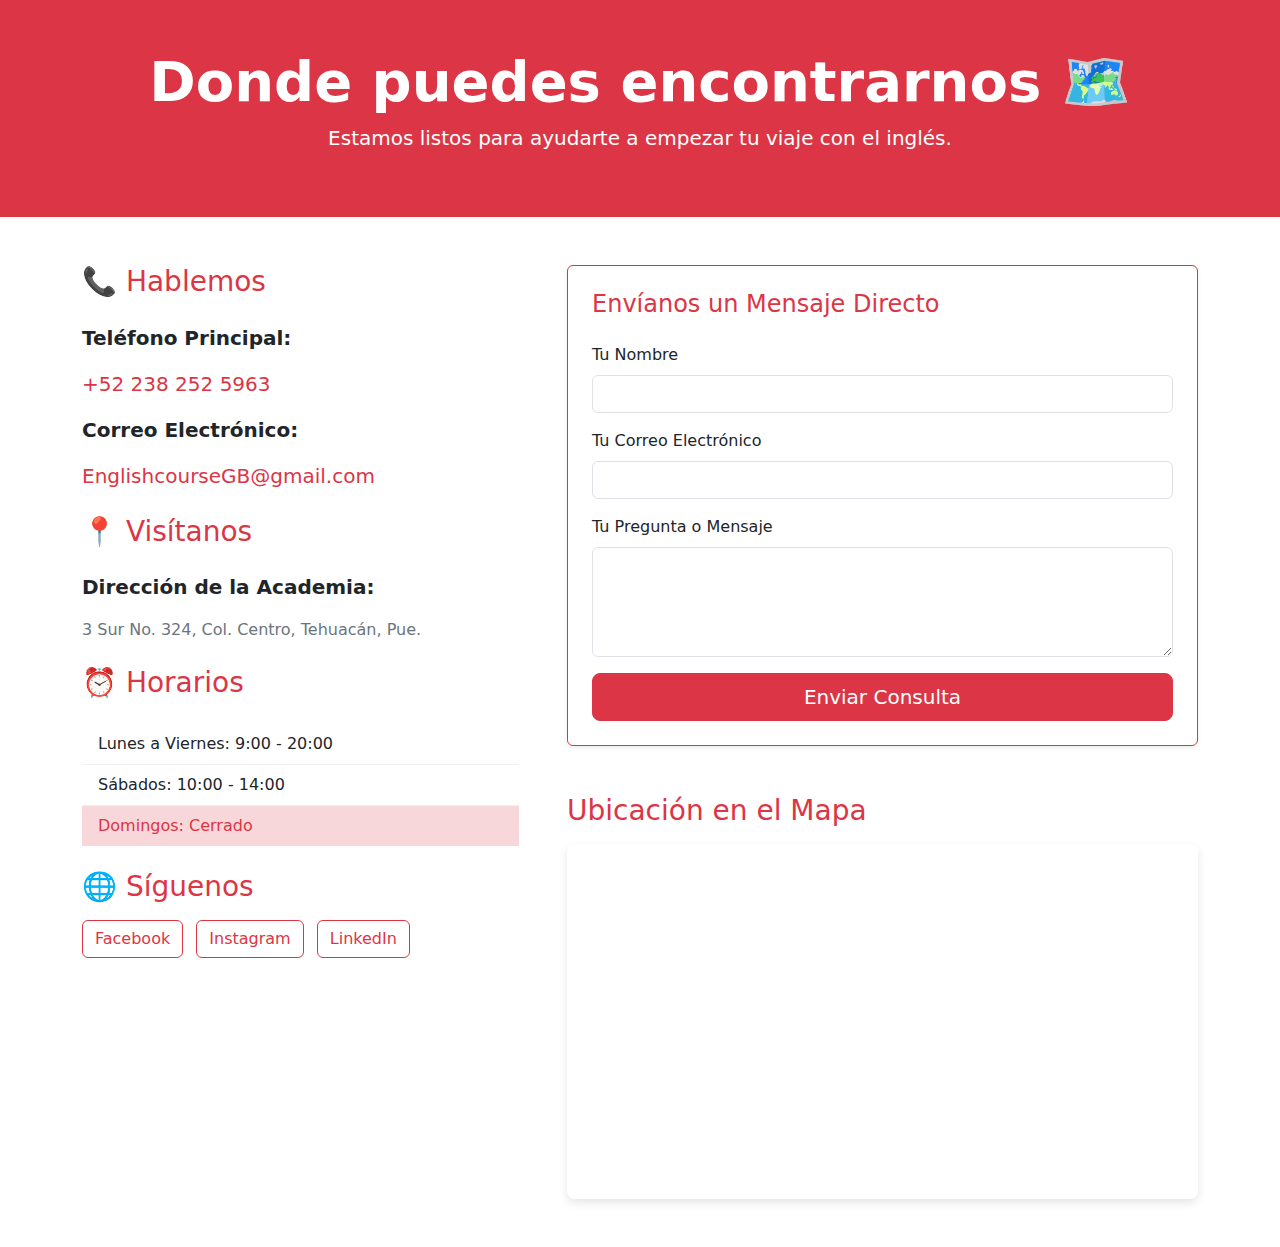
<file: Boton.html>
<!DOCTYPE html>
<html lang="es">
<head>
    <meta charset="UTF-8">
    <meta name="viewport" content="width=device-width, initial-scale=1.0">
    <title>Contacto y Ubicación | English Courses GB</title>
    <link href="https://cdn.jsdelivr.net/npm/bootstrap@5.3.2/dist/css/bootstrap.min.css" rel="stylesheet">
    <link rel="stylesheet" href="Boton.css"> 
</head>
<body>

    <header class="contact-header bg-danger text-white py-5">
        <div class="container text-center">
            <h1 class="display-4 fw-bold">Donde puedes encontrarnos 🗺️</h1>
            <p class="lead">Estamos listos para ayudarte a empezar tu viaje con el inglés.</p>
        </div>
    </header>

    <div class="container my-5">
        <div class="row g-5">

            <div class="col-lg-5">
                
                <h3 class="text-danger mb-4">📞 Hablemos</h3>
                <div class="contact-info mb-4">
                    <p class="lead fw-bold text-dark">Teléfono Principal:</p>
                    <p class="fs-5"><a href="tel:+522382525963" class="text-secondary contact-link">+52 238 252 5963</a></p>
                    
                    <p class="lead fw-bold text-dark">Correo Electrónico:</p>
                    <p class="fs-5"><a href="mailto:EnglishcourseGB@gmail.com" class="text-secondary contact-link">EnglishcourseGB@gmail.com</a></p>
                </div>

                <h3 class="text-danger mb-4">📍 Visítanos</h3>
                <div class="location-info mb-4">
                    <p class="lead fw-bold text-dark">Dirección de la Academia:</p>
                    <p class="fs-6 text-secondary">3 Sur No. 324, Col. Centro, Tehuacán, Pue.</p>
                </div>
                
                <h3 class="text-danger mb-4">⏰ Horarios</h3>
                <ul class="list-group list-group-flush mb-4">
                    <li class="list-group-item">Lunes a Viernes: 9:00 - 20:00</li>
                    <li class="list-group-item">Sábados: 10:00 - 14:00</li>
                    <li class="list-group-item list-group-item-danger text-danger">Domingos: Cerrado</li>
                </ul>

                <h3 class="text-danger mb-3">🌐 Síguenos</h3>
                <div class="social-links">
                    <a href="#" class="btn btn-outline-danger me-2">Facebook</a>
                    <a href="#" class="btn btn-outline-danger me-2">Instagram</a>
                    <a href="#" class="btn btn-outline-danger">LinkedIn</a>
                </div>

            </div>

            <div class="col-lg-7">
                
                <div class="card p-4 mb-5 shadow-sm contact-form-card">
                    <h4 class="text-danger mb-4">Envíanos un Mensaje Directo</h4>
                    <form action="#" method="POST">
                        <div class="mb-3">
                            <label for="nombre" class="form-label">Tu Nombre</label>
                            <input type="text" class="form-control" id="nombre" required>
                        </div>
                        <div class="mb-3">
                            <label for="email" class="form-label">Tu Correo Electrónico</label>
                            <input type="email" class="form-control" id="email" required>
                        </div>
                        <div class="mb-3">
                            <label for="mensaje" class="form-label">Tu Pregunta o Mensaje</label>
                            <textarea class="form-control" id="mensaje" rows="4" required></textarea>
                        </div>
                        <div class="d-grid">
                            <button type="submit" class="btn btn-danger btn-lg">Enviar Consulta</button>
                        </div>
                    </form>
                </div>

                <h3 class="text-danger mb-3">Ubicación en el Mapa</h3>
                <div class="map-responsive">
                    <iframe src="https://www.google.com/maps/embed?pb=!1m18!1m12!1m3!1d1527.1856860010972!2d-97.
                    39126284244243!3d18.455243176159628!2m3!1f0!2f0!3f0!3m2!1i1024!2i768!4f13.1!3m3!1m2!1s0x85c5c994806a88b1%3A0xc3f124c65e23637e!2s3%20Sur%20No.
                    %20324%2C%20Centro%2C%2075700%20Tehuac%C3%A1n%2C%20Pue.!5e0!3m2!1ses-419!2smx!4v1700000000000!5m2!1ses-419!2smx" 
                    width="100%" height="450" style="border:0;" allowfullscreen="" loading="lazy" referrerpolicy="no-referrer-when-downgrade"></iframe>
                </div>
            </div>

        </div>
    </div>
    
    <script src="https://cdn.jsdelivr.net/npm/bootstrap@5.3.2/dist/js/bootstrap.bundle.min.js"></script>
</body>
</html>
</file>
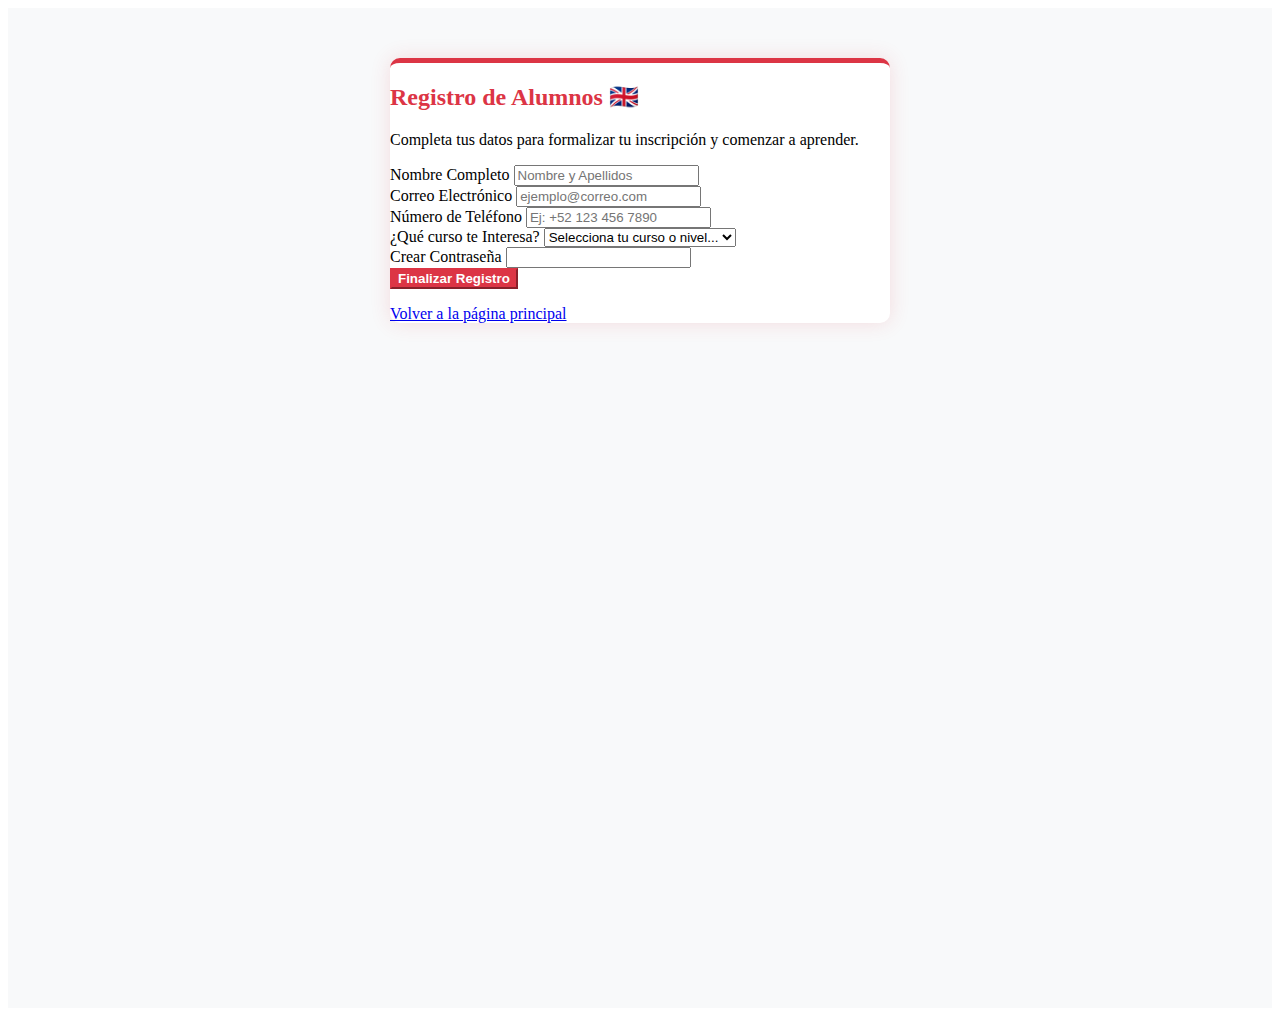
<file: formulario.html>
<!DOCTYPE html>
<html lang="es">
<head>
    <meta charset="UTF-8">
    <meta name="viewport" content="width=device-width, initial-scale=1.0">
    <title>Registro de Alumnos | English Courses GB</title>
    <link href="https://cdn.jsdelivr.net/npm/bootstrap@5.3.2/dist/css/bootstrap.min.css" rel="stylesheet" integrity="sha384-T3c6CoIi6uLrA9TneNEoa7RxnatzjcDSCmG1MXxSR1GAsXEV/Dwwykc2MPK8M2HN" crossorigin="anonymous">
    <link rel="stylesheet" href="formulario.css"> 
</head>
<body>

    <div class="registration-container d-flex align-items-center">
        <div class="container">
            <div class="card registration-card p-4 p-md-5">
                
                <h2 class="text-center text-danger fw-bold mb-4">Registro de Alumnos 🇬🇧</h2>
                <p class="text-center text-secondary mb-4">Completa tus datos para formalizar tu inscripción y comenzar a aprender.</p>
                
                <form action="#" method="POST"> 
                    
                    <div class="mb-3">
                        <label for="nombre" class="form-label">Nombre Completo</label>
                        <input type="text" class="form-control" id="nombre" placeholder="Nombre y Apellidos" required>
                    </div>

                    <div class="mb-3">
                        <label for="correo" class="form-label">Correo Electrónico</label>
                        <input type="email" class="form-control" id="correo" placeholder="ejemplo@correo.com" required>
                    </div>

                    <div class="mb-3">
                        <label for="telefono" class="form-label">Número de Teléfono</label>
                        <input type="tel" class="form-control" id="telefono" placeholder="Ej: +52 123 456 7890" required>
                    </div>

                    <div class="mb-4">
                        <label for="curso_interes" class="form-label">¿Qué curso te Interesa?</label>
                        <select class="form-select" id="curso_interes" required>
                            <option selected disabled value="">Selecciona tu curso o nivel...</option>
                            <option value="general">Inglés General (A1-C2)</option>
                            <option value="business">Business English</option>
                            <option value="examenes">Preparación TOEFL/IELTS</option>
                            <option value="conversacion">Cursos de Conversación</option>
                            <option value="otro">Otro / No estoy seguro</option>
                        </select>
                    </div>
                    
                    <div class="mb-4">
                        <label for="password" class="form-label">Crear Contraseña</label>
                        <input type="password" class="form-control" id="password" required>
                    </div>


                    <div class="d-grid">
                        <button type="submit" class="btn btn-register btn-lg text-white fw-bold">
                            Finalizar Registro
                        </button>
                    </div>
                    
                    <p class="mt-3 text-center small">
                        <a href="index.html" class="text-secondary text-decoration-none">Volver a la página principal</a>
                    </p>
                </form>
            </div>
        </div>
    </div>

    <script src="https://cdn.jsdelivr.net/npm/bootstrap@5.3.2/dist/js/bootstrap.bundle.min.js" integrity="sha384-C6U7S2tK+29dK8tG0C9dK8P8ZkC9sC5tN/O1iO5Q2ZfB+X2dCgN/A2cR2J1QeJz" crossorigin="anonymous"></script>
</body>
</html>
</file>
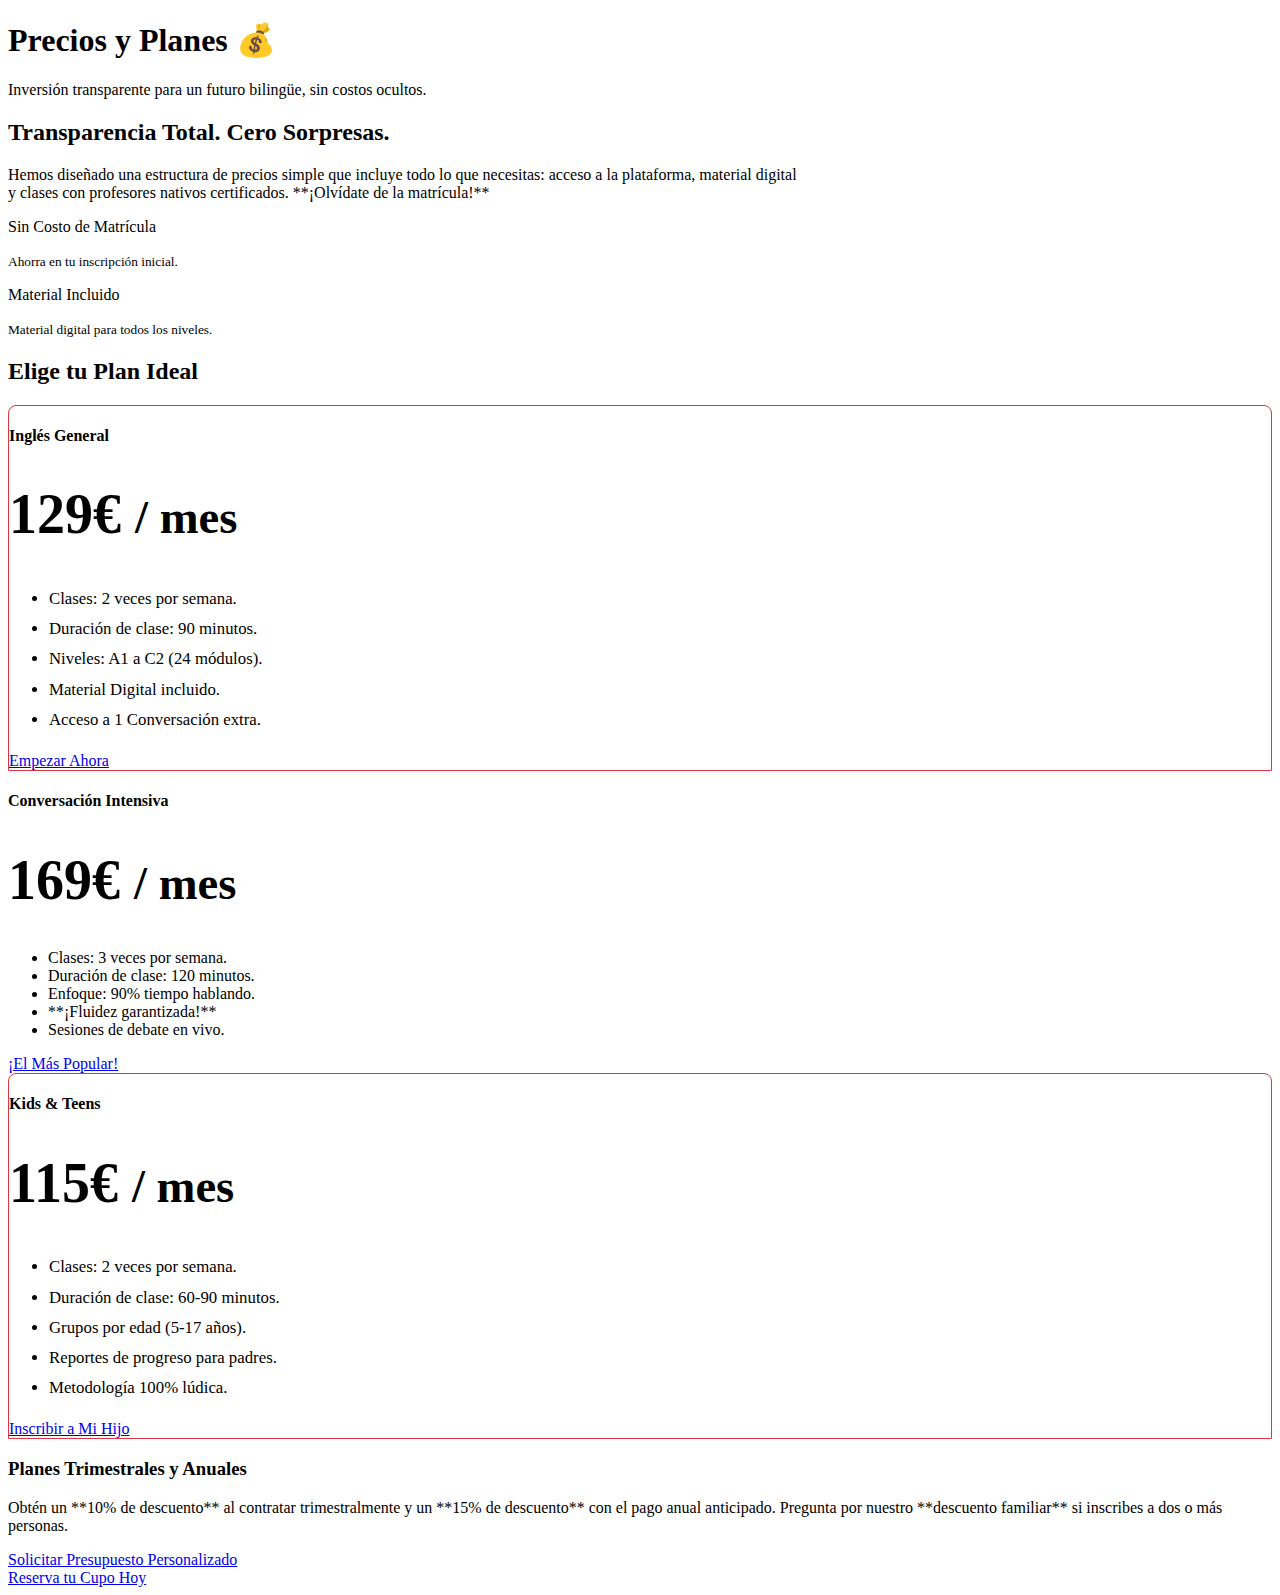
<file: Precio.html>
<!DOCTYPE html>
<html lang="es">
<head>
    <meta charset="UTF-8">
    <meta name="viewport" content="width=device-width, initial-scale=1.0">
    <title>Precios y Planes | English Courses GB</title>
    <link href="https://cdn.jsdelivr.net/npm/bootstrap@5.3.2/dist/css/bootstrap.min.css" rel="stylesheet" integrity="sha384-T3c6CoIi6uLrA9TneNEoa7RxnatzjcDSCmG1MXxSR1GAsXEV/Dwwykc2MPK8M2HN" crossorigin="anonymous">
    <link rel="stylesheet" href="precio.css"> 
</head>
<body>

    <header class="course-header bg-danger text-white py-5 mb-5">
        <div class="container text-center">
            <h1 class="display-4 fw-bold">Precios y Planes 💰</h1>
            <p class="lead">Inversión transparente para un futuro bilingüe, sin costos ocultos.</p>
        </div>
    </header>

    <div class="container my-5">
        
        <section class="mb-5 text-center">
            <h2 class="text-danger fw-bold mb-3">Transparencia Total. Cero Sorpresas.</h2>
            <p class="fs-5 text-secondary mx-auto" style="max-width: 800px;">
                Hemos diseñado una estructura de precios simple que incluye todo lo que necesitas: acceso a la plataforma, material digital y clases con profesores nativos certificados. **¡Olvídate de la matrícula!**
            </p>
            <div class="row mt-4 justify-content-center">
                <div class="col-md-4">
                    <p class="lead fw-bold text-danger mb-0">Sin Costo de Matrícula</p>
                    <small class="text-secondary">Ahorra en tu inscripción inicial.</small>
                </div>
                <div class="col-md-4">
                    <p class="lead fw-bold text-danger mb-0">Material Incluido</p>
                    <small class="text-secondary">Material digital para todos los niveles.</small>
                </div>
            </div>
        </section>

        <section id="planes" class="mb-5 py-4">
            <h2 class="text-center text-danger fw-bold mb-5">Elige tu Plan Ideal</h2>
            <div class="row g-4 justify-content-center">
                
                <div class="col-md-6 col-lg-4">
                    <div class="card h-100 pricing-card shadow border-danger">
                        <div class="card-header bg-danger text-white text-center py-3">
                            <h4 class="mb-0 fw-bold">Inglés General</h4>
                        </div>
                        <div class="card-body text-center">
                            <h1 class="card-title pricing-card-title text-danger">129€ <small class="text-secondary fw-light">/ mes</small></h1>
                            <ul class="list-unstyled mt-3 mb-4">
                                <li>Clases: 2 veces por semana.</li>
                                <li>Duración de clase: 90 minutos.</li>
                                <li>Niveles: A1 a C2 (24 módulos).</li>
                                <li>Material Digital incluido.</li>
                                <li class="text-danger fw-bold">Acceso a 1 Conversación extra.</li>
                            </ul>
                            <a href="registro.html?plan=general" class="btn btn-lg btn-danger w-100 fw-bold">Empezar Ahora</a>
                        </div>
                    </div>
                </div>

                <div class="col-md-6 col-lg-4">
                    <div class="card h-100 pricing-card-highlighted shadow-lg border-3 border-dark">
                        <div class="card-header bg-dark text-white text-center py-3">
                            <h4 class="mb-0 fw-bold">Conversación Intensiva</h4>
                        </div>
                        <div class="card-body text-center bg-light">
                            <h1 class="card-title pricing-card-title text-dark">169€ <small class="text-secondary fw-light">/ mes</small></h1>
                            <ul class="list-unstyled mt-3 mb-4">
                                <li>Clases: 3 veces por semana.</li>
                                <li>Duración de clase: 120 minutos.</li>
                                <li>Enfoque: 90% tiempo hablando.</li>
                                <li>**¡Fluidez garantizada!**</li>
                                <li class="text-dark fw-bold">Sesiones de debate en vivo.</li>
                            </ul>
                            <a href="registro.html?plan=conversacion" class="btn btn-lg btn-dark w-100 fw-bold">¡El Más Popular!</a>
                        </div>
                    </div>
                </div>

                <div class="col-md-6 col-lg-4">
                    <div class="card h-100 pricing-card shadow border-danger">
                        <div class="card-header bg-danger text-white text-center py-3">
                            <h4 class="mb-0 fw-bold">Kids & Teens</h4>
                        </div>
                        <div class="card-body text-center">
                            <h1 class="card-title pricing-card-title text-danger">115€ <small class="text-secondary fw-light">/ mes</small></h1>
                            <ul class="list-unstyled mt-3 mb-4">
                                <li>Clases: 2 veces por semana.</li>
                                <li>Duración de clase: 60-90 minutos.</li>
                                <li>Grupos por edad (5-17 años).</li>
                                <li>Reportes de progreso para padres.</li>
                                <li class="text-danger fw-bold">Metodología 100% lúdica.</li>
                            </ul>
                            <a href="registro.html?plan=kids" class="btn btn-lg btn-danger w-100 fw-bold">Inscribir a Mi Hijo</a>
                        </div>
                    </div>
                </div>
                
            </div>
            
            <div class="text-center mt-5 p-4 bg-light rounded border border-danger">
                <h3 class="text-dark fw-bold mb-3">Planes Trimestrales y Anuales</h3>
                <p class="lead text-secondary mb-3">
                    Obtén un **10% de descuento** al contratar trimestralmente y un **15% de descuento** con el pago anual anticipado. Pregunta por nuestro **descuento familiar** si inscribes a dos o más personas.
                </p>
                <a href="contacto.html" class="btn btn-outline-danger btn-lg px-4">Solicitar Presupuesto Personalizado</a>
            </div>
        </section>
        
        <div class="text-center mt-5">
            <a href="formulario.html" class="btn btn-danger btn-lg px-5 py-3 fw-bold">
                Reserva tu Cupo Hoy
            </a>
        </div>

    </div>
    
    <script src="https://cdn.jsdelivr.net/npm/bootstrap@5.3.2/dist/js/bootstrap.bundle.min.js" integrity="sha384-C6U7S2tK+29dK8tG0C9dK8P8ZkC9sC5tN/O1iO5Q2ZfB+X2dCgN/A2cR2J1QeJz" crossorigin="anonymous"></script>
</body>
</html>
</file>
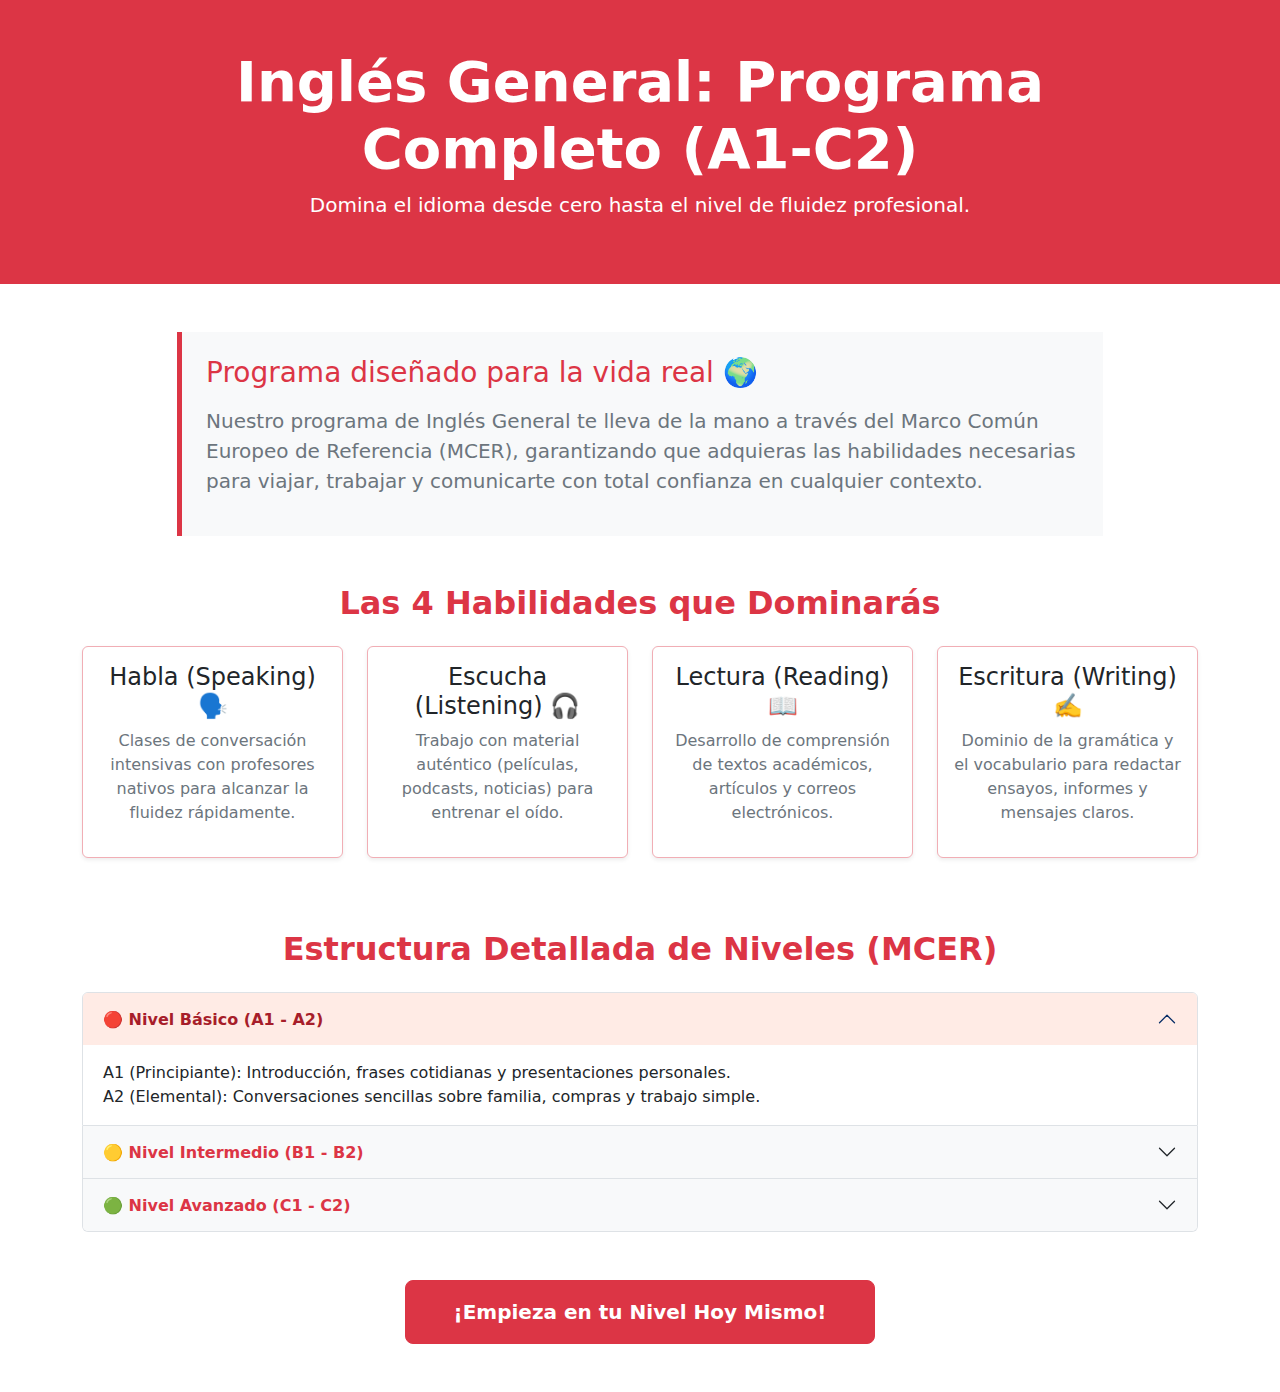
<file: S1.html>
<!DOCTYPE html>
<html lang="es">
<head>
    <meta charset="UTF-8">
    <meta name="viewport" content="width=device-width, initial-scale=1.0">
    <title>Inglés General A1-C2 | English Courses GB</title>
    <link href="https://cdn.jsdelivr.net/npm/bootstrap@5.3.2/dist/css/bootstrap.min.css" rel="stylesheet">
    <link rel="stylesheet" href="s1.css"> 
</head>
<body>

    <header class="course-header bg-danger text-white py-5 mb-5">
        <div class="container text-center">
            <h1 class="display-4 fw-bold">Inglés General: Programa Completo (A1-C2)</h1>
            <p class="lead">Domina el idioma desde cero hasta el nivel de fluidez profesional.</p>
        </div>
    </header>

    <div class="container my-5">
        
        <div class="row justify-content-center mb-5">
            <div class="col-lg-10">
                <div class="p-4 bg-light border-start border-danger border-5">
                    <h3 class="text-danger mb-3">Programa diseñado para la vida real 🌍</h3>
                    <p class="fs-5 text-secondary">
                        Nuestro programa de Inglés General te lleva de la mano a través del Marco Común Europeo de Referencia (MCER), garantizando que adquieras las habilidades necesarias para viajar, trabajar y comunicarte con total confianza en cualquier contexto.
                    </p>
                </div>
            </div>
        </div>

        <h2 class="text-center text-danger fw-bold mb-4">Las 4 Habilidades que Dominarás</h2>
        <div class="row text-center mb-5">
            
            <div class="col-md-3 mb-4">
                <div class="card h-100 p-3 shadow-sm border-danger-subtle">
                    <h4 class="text-dark">Habla (Speaking) 🗣️</h4>
                    <p class="text-secondary">Clases de conversación intensivas con profesores nativos para alcanzar la fluidez rápidamente.</p>
                </div>
            </div>

            <div class="col-md-3 mb-4">
                <div class="card h-100 p-3 shadow-sm border-danger-subtle">
                    <h4 class="text-dark">Escucha (Listening) 🎧</h4>
                    <p class="text-secondary">Trabajo con material auténtico (películas, podcasts, noticias) para entrenar el oído.</p>
                </div>
            </div>

            <div class="col-md-3 mb-4">
                <div class="card h-100 p-3 shadow-sm border-danger-subtle">
                    <h4 class="text-dark">Lectura (Reading) 📖</h4>
                    <p class="text-secondary">Desarrollo de comprensión de textos académicos, artículos y correos electrónicos.</p>
                </div>
            </div>

            <div class="col-md-3 mb-4">
                <div class="card h-100 p-3 shadow-sm border-danger-subtle">
                    <h4 class="text-dark">Escritura (Writing) ✍️</h4>
                    <p class="text-secondary">Dominio de la gramática y el vocabulario para redactar ensayos, informes y mensajes claros.</p>
                </div>
            </div>
        </div>

        <h2 class="text-center text-danger fw-bold mb-4">Estructura Detallada de Niveles (MCER)</h2>
        <div class="accordion" id="accordionLevels">
            
            <div class="accordion-item">
                <h2 class="accordion-header">
                    <button class="accordion-button bg-light text-danger fw-bold" type="button" data-bs-toggle="collapse" data-bs-target="#collapseA">
                        🔴 Nivel Básico (A1 - A2)
                    </button>
                </h2>
                <div id="collapseA" class="accordion-collapse collapse show" data-bs-parent="#accordionLevels">
                    <div class="accordion-body">
                        A1 (Principiante): Introducción, frases cotidianas y presentaciones personales.<br>
                        A2 (Elemental): Conversaciones sencillas sobre familia, compras y trabajo simple.
                    </div>
                </div>
            </div>

            <div class="accordion-item">
                <h2 class="accordion-header">
                    <button class="accordion-button collapsed bg-light text-danger fw-bold" type="button" data-bs-toggle="collapse" data-bs-target="#collapseB">
                        🟡 Nivel Intermedio (B1 - B2)
                    </button>
                </h2>
                <div id="collapseB" class="accordion-collapse collapse" data-bs-parent="#accordionLevels">
                    <div class="accordion-body">
                        B1 (Intermedio): Manejo de situaciones de viaje, opinión sobre temas conocidos y descripción de experiencias.<br>
                        B2 (Intermedio Alto): Comprensión de textos complejos, debates técnicos y comunicación fluida con nativos.
                    </div>
                </div>
            </div>
            
            <div class="accordion-item">
                <h2 class="accordion-header">
                    <button class="accordion-button collapsed bg-light text-danger fw-bold" type="button" data-bs-toggle="collapse" data-bs-target="#collapseC">
                        🟢 Nivel Avanzado (C1 - C2)
                    </button>
                </h2>
                <div id="collapseC" class="accordion-collapse collapse" data-bs-parent="#accordionLevels">
                    <div class="accordion-body">
                        C1 (Avanzado): Uso flexible y eficaz del idioma en ámbitos sociales, académicos y profesionales. Producción de textos bien estructurados.<br>
                        C2 (Dominio): Capacidad para comprender virtualmente todo lo que lee o escucha. Expresión espontánea y muy fluida.
                    </div>
                </div>
            </div>
        </div>
        
        <div class="text-center mt-5">
            <a href="formulario.html" class="btn btn-danger btn-lg px-5 py-3 fw-bold">
                ¡Empieza en tu Nivel Hoy Mismo!
            </a>
        </div>

    </div>

    <script src="https://cdn.jsdelivr.net/npm/bootstrap@5.3.2/dist/js/bootstrap.bundle.min.js"></script>
</body>
</html>
</file>
<file: Boton.css>
/* ================================================= */
/* ESTILOS ESPECÍFICOS PARA CONTACTO.HTML */
/* ================================================= */

/* Encabezado Principal */
.contact-header {
    background-color: #dc3545 !important; /* Rojo principal */
    color: #FFFFFF !important;
}

/* Estilo para los enlaces de contacto (email y teléfono) */
.contact-link {
    color: #dc3545 !important; /* Enlace en rojo */
    font-weight: 500;
    text-decoration: none;
    transition: color 0.3s;
}

.contact-link:hover {
    color: #a71d2a !important; /* Rojo oscuro al pasar el ratón */
    text-decoration: underline;
}

/* Estilo para la lista de horarios */
.list-group-item {
    border-color: #f0f0f0;
}
.list-group-item-danger {
    background-color: #f8d7da !important; /* Fondo rosa pálido para destacar el cerrado */
}

/* Estilo para la tarjeta del formulario */
.contact-form-card {
    border: 1px solid #dc3545;
}

/* Contenedor responsivo para el mapa de Google Maps */
.map-responsive {
    overflow: hidden;
    padding-bottom: 56.25%; /* Relación de aspecto 16:9 */
    position: relative;
    height: 0;
    border-radius: 8px;
    box-shadow: 0 4px 10px rgba(0, 0, 0, 0.1);
}

.map-responsive iframe {
    left: 0;
    top: 0;
    height: 100%;
    width: 100%;
    position: absolute;
}
</file>
<file: formulario.css>
/* ================================================= */
/* ESTILOS ESPECÍFICOS PARA EL FORMULARIO DE REGISTRO */
/* ================================================= */

/* Contenedor Principal (Para centrar vertical y horizontalmente) */
.registration-container {
    min-height: 100vh;
    background-color: #f8f9fa; /* Fondo gris muy claro (casi blanco) */
    padding-top: 50px;
    padding-bottom: 50px;
}

/* Tarjeta del Formulario */
.registration-card {
    max-width: 500px;
    margin: 0 auto;
    background-color: #FFFFFF; /* Fondo blanco */
    border-radius: 10px;
    /* Sombra para darle profundidad y un toque de color de marca */
    box-shadow: 0 0 20px rgba(220, 53, 69, 0.15); 
    /* Borde superior rojo como toque de marca */
    border-top: 5px solid #dc3545; 
}

/* Títulos y texto de la marca */
.registration-card h2.text-danger {
    color: #dc3545 !important; /* Rojo principal */
}

/* Estilo del Botón Principal (Finalizar Registro) */
.btn-register {
    background-color: #dc3545 !important; /* Fondo rojo */
    border-color: #dc3545 !important;
    color: #FFFFFF !important; /* Texto blanco */
    font-weight: bold;
    transition: background-color 0.3s ease; 
}

/* Efecto Hover en el botón */
.btn-register:hover {
    background-color: #a71d2a !important; /* Rojo más oscuro al pasar el ratón */
    border-color: #a71d2a !important;
}

/* Estilo para los controles de formulario (opcional) */
.form-control:focus, .form-select:focus {
    border-color: #dc3545; /* Borde rojo al enfocar */
    box-shadow: 0 0 0 0.25rem rgba(220, 53, 69, 0.25); /* Sombra de enfoque roja */
}
</file>
<file: precio.css>
/* ================================================= */
/* ESTILOS ADICIONALES PARA PÁGINA PRECIOS */
/* ================================================= */

.pricing-card {
    transition: transform 0.3s ease, box-shadow 0.3s ease;
    border: 1px solid #dc3545; /* Borde simple para los planes normales */
    border-top-left-radius: 0.5rem;
    border-top-right-radius: 0.5rem;
}

.pricing-card:hover {
    transform: translateY(-5px);
    box-shadow: 0 10px 20px rgba(220, 53, 69, 0.15) !important;
}

/* Estilo para el plan destacado (Conversación Intensiva) */
.pricing-card-highlighted {
    border-color: #212529 !important; /* Borde oscuro */
    border-width: 3px !important;
    transition: transform 0.3s ease, box-shadow 0.3s ease;
}

.pricing-card-highlighted:hover {
    transform: translateY(-8px);
    box-shadow: 0 15px 30px rgba(0, 0, 0, 0.25) !important;
}

/* Estilo del título del precio */
.pricing-card-title {
    font-size: 3.5rem;
    font-weight: 700;
}

/* Estilo de la lista de características */
.pricing-card ul {
    font-size: 1.05rem;
    line-height: 1.8;
}
</file>
<file: s1.css>
/* ================================================= */
/* ESTILOS ADICIONALES PARA PÁGINA DE CURSO GENERAL */
/* ================================================= */

/* Estilo para los títulos de los ítems del acordeón */
.accordion-button.bg-light {
    background-color: #f8f9fa !important; /* Fondo claro para el botón */
}

.accordion-button:not(.collapsed) {
    color: #a71d2a !important; /* Rojo oscuro cuando está abierto */
    background-color: #ffebe5 !important; /* Fondo muy claro/rosado cuando está abierto */
    border-color: #dc3545;
    box-shadow: none;
}

/* Color del texto de las tarjetas de habilidades */
.card-title.text-dark {
    color: #343a40;
}
</file>
